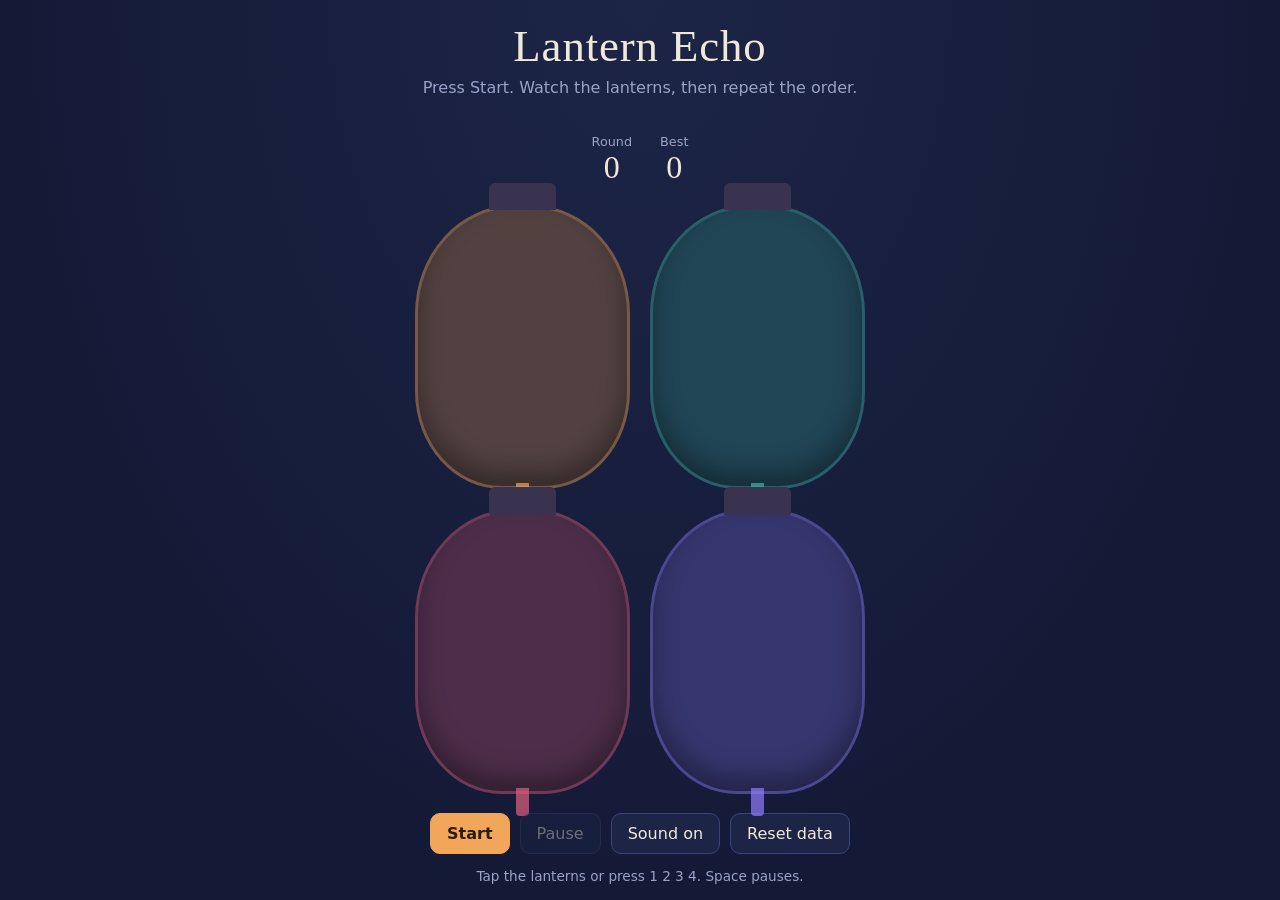
<file: CS_CRP/Homework_6/index.html>
<!DOCTYPE html>
<html lang="en">
<head>
<meta charset="UTF-8">
<meta name="viewport" content="width=device-width, initial-scale=1">
<title>Lantern Echo</title>
<link rel="stylesheet" href="style.css">
</head>
<body>
<main class="stage">
  <header>
    <h1>Lantern Echo</h1>
    <p id="status" role="status" aria-live="polite">Press Start. Watch the lanterns, then repeat the order.</p>
  </header>

  <section class="hud" aria-label="Scores">
    <div class="stat"><span class="label">Round</span><span id="round">0</span></div>
    <div class="stat"><span class="label">Best</span><span id="best">0</span></div>
  </section>

  <section class="board" id="board" aria-label="Lanterns">
    <button class="lantern l0" data-i="0" aria-label="Amber lantern, key 1"><span class="glow"></span></button>
    <button class="lantern l1" data-i="1" aria-label="Teal lantern, key 2"><span class="glow"></span></button>
    <button class="lantern l2" data-i="2" aria-label="Rose lantern, key 3"><span class="glow"></span></button>
    <button class="lantern l3" data-i="3" aria-label="Violet lantern, key 4"><span class="glow"></span></button>
    <div id="sparks" class="sparks" aria-hidden="true"></div>
  </section>

  <section class="controls">
    <button id="startBtn" class="primary">Start</button>
    <button id="pauseBtn" disabled>Pause</button>
    <button id="muteBtn" aria-pressed="false">Sound on</button>
    <button id="resetBtn">Reset data</button>
  </section>
  <p class="hint">Tap the lanterns or press 1 2 3 4. Space pauses.</p>
</main>
<script src="script.js"></script>
</body>
</html>
</file>
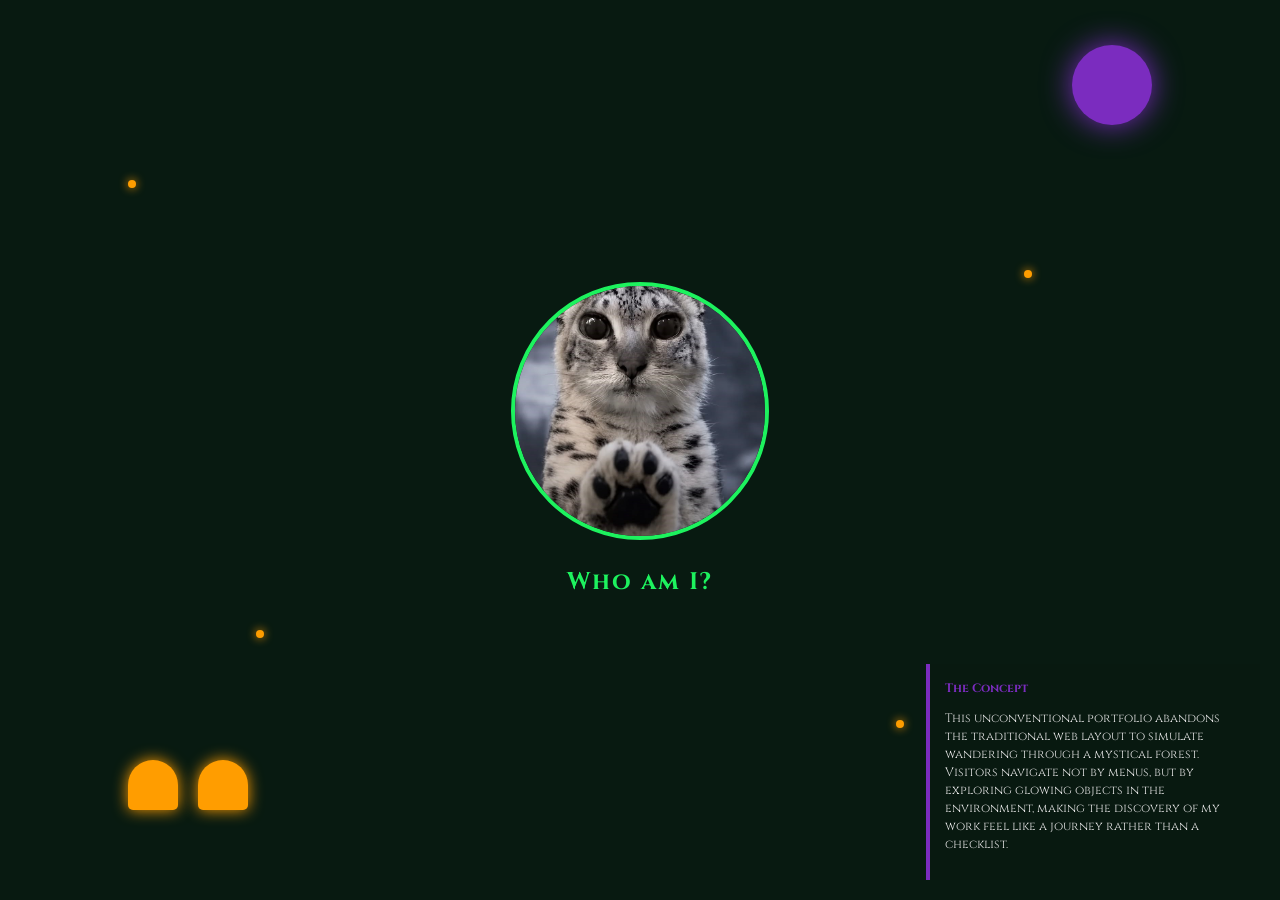
<file: CS_CRP/Homework_8/index.html>
<!DOCTYPE html>
<html lang="en">
<head>
    <meta charset="UTF-8">
    <meta name="viewport" content="width=device-width, initial-scale=1.0">
    <title>The Forest</title>
    <link rel="stylesheet" href="style.css">
    <link href="https://fonts.googleapis.com/css2?family=Cinzel:wght@400;700&display=swap" rel="stylesheet">
</head>
<body>

    <div class="firefly"></div>
    <div class="firefly"></div>
    <div class="firefly"></div>
    <div class="firefly"></div>
    <div class="firefly"></div>

    <a href="https://haleema67.github.io/Heuser/CS_CRP/Homework_6/" class="moon" title="Travel to the Past (HW 6)">
        <div class="moon-text">The Past</div>
    </a>

    <div class="center-portal">
        <img src="your-image.jpg" alt="A wanderer" class="profile-pic">
        <div class="glow"></div>
        <h2 class="portal-text">Who am I?</h2>
    </div>

    <div class="mushroom-group">
        <div class="mushroom" onclick="showText('achievement')">
            <div class="mushroom-text">Achievements</div>
        </div>
        <div class="mushroom" onclick="showText('aspiration')">
            <div class="mushroom-text">Aspirations</div>
        </div>
    </div>

    <div id="popup" class="popup">
        <div class="popup-content">
            <span class="close-btn" onclick="closePopup()">&times;</span>
            <h3 id="popup-title"></h3>
            <p id="popup-text"></p>
        </div>
    </div>

    <div class="explanation">
        <h4>The Concept</h4>
        <p>This unconventional portfolio abandons the traditional web layout to simulate wandering through a mystical forest. Visitors navigate not by menus, but by exploring glowing objects in the environment, making the discovery of my work feel like a journey rather than a checklist.</p>
    </div>

    <script src="script.js"></script>
</body>
</html>
</file>
<file: CS_CRP/Homework_6/style.css>
:root{
  --night:#141a36; --night-2:#1d2547; --ink:#f1e9d8; --muted:#9aa3c7;
  --amber:#f2a65a; --teal:#3fb5a5; --rose:#e0607e; --violet:#8e7dff;
}
*{box-sizing:border-box}
html,body{height:100%;margin:0}
body{
  background:radial-gradient(ellipse at 50% 0%,var(--night-2),var(--night) 70%) fixed;
  color:var(--ink);font-family:system-ui,-apple-system,"Segoe UI",sans-serif;
  display:flex;justify-content:center;
}
.stage{width:min(92vw,460px);padding:20px 0 28px;display:flex;flex-direction:column;align-items:center;gap:14px}
h1{font-family:Georgia,"Times New Roman",serif;font-weight:400;font-size:clamp(2rem,8vw,2.8rem);margin:0;letter-spacing:.02em;text-align:center}
#status{margin:6px 0 0;color:var(--muted);text-align:center;min-height:2.6em;line-height:1.3}
.hud{display:flex;gap:28px}
.stat{display:flex;flex-direction:column;align-items:center}
.label{font-size:.8rem;color:var(--muted)}
.stat span:last-child{font-family:Georgia,serif;font-size:2rem}

.board{position:relative;display:grid;grid-template-columns:1fr 1fr;gap:clamp(14px,5vw,26px);width:100%;padding:8px}
.lantern{
  --c:var(--amber);position:relative;aspect-ratio:3/4;border:0;cursor:pointer;
  background:color-mix(in srgb,var(--c) 28%,var(--night));
  border-radius:46% 46% 40% 40%/38% 38% 34% 34%;
  box-shadow:inset 0 -14px 24px rgba(0,0,0,.35),0 0 0 3px color-mix(in srgb,var(--c) 45%,var(--night));
  transition:transform .12s,filter .12s;
}
.lantern::before{content:"";position:absolute;top:-9%;left:34%;width:32%;height:10%;border-radius:6px 6px 0 0;background:#3a3350}
.lantern::after{content:"";position:absolute;bottom:-9%;left:47%;width:6%;height:10%;background:var(--c);opacity:.7;border-radius:0 0 4px 4px}
.l0{--c:var(--amber)}.l1{--c:var(--teal)}.l2{--c:var(--rose)}.l3{--c:var(--violet)}
.glow{position:absolute;inset:0;border-radius:inherit;background:radial-gradient(circle at 50% 55%,#fff8,var(--c) 60%);opacity:0;transition:opacity .08s}
.lantern.lit{transform:scale(1.07)}
.lantern.lit .glow{opacity:1}
.lantern.lit{box-shadow:0 0 38px 10px color-mix(in srgb,var(--c) 70%,transparent),inset 0 -14px 24px rgba(0,0,0,.2)}
.lantern:hover:not(:disabled){filter:brightness(1.25)}
.lantern:active{transform:scale(.96)}
.lantern:focus-visible,button:focus-visible{outline:3px solid var(--ink);outline-offset:3px}
.board.locked .lantern{cursor:default}
.board.shake{animation:shake .4s}
@keyframes shake{20%{transform:translateX(-8px)}40%{transform:translateX(8px)}60%{transform:translateX(-5px)}80%{transform:translateX(5px)}}
.board.paused{opacity:.45}

.sparks{position:absolute;inset:0;pointer-events:none;overflow:visible}
.spark{position:absolute;width:8px;height:8px;border-radius:50%;background:var(--c);animation:fly .7s ease-out forwards}
@keyframes fly{to{transform:translate(var(--dx),var(--dy)) scale(.2);opacity:0}}

.controls{display:flex;flex-wrap:wrap;gap:10px;justify-content:center}
button{font:inherit}
.controls button{background:var(--night-2);color:var(--ink);border:1px solid #3a4478;border-radius:10px;padding:10px 16px;cursor:pointer;transition:background .15s,transform .1s}
.controls button:hover:not(:disabled){background:#2a3566}
.controls button:active:not(:disabled){transform:scale(.95)}
.controls button:disabled{opacity:.4;cursor:not-allowed}
.controls .primary{background:var(--amber);color:#2b1a05;border-color:var(--amber);font-weight:600}
.controls .primary:hover:not(:disabled){background:#f6b97a}
.controls .confirm{background:var(--rose);border-color:var(--rose);color:#2b0714}
.hint{color:var(--muted);font-size:.85rem;margin:0;text-align:center}
@media (prefers-reduced-motion:reduce){.board.shake{animation:none}.spark{animation-duration:.01s}.lantern{transition:none}}
</file>
<file: CS_CRP/Homework_8/style.css>
body { margin: 0; padding: 0; background-color: #081a11; color: #e0e0e0; font-family: 'Cinzel', serif; overflow-x: hidden; height: 100vh; position: relative; }
@keyframes float { 0% { transform: translateY(0px) translateX(0px); opacity: 0.5; } 50% { transform: translateY(-20px) translateX(10px); opacity: 1; } 100% { transform: translateY(0px) translateX(0px); opacity: 0.5; } }
@keyframes pulse { 0% { box-shadow: 0 0 10px #1df25e, 0 0 20px #1df25e; } 50% { box-shadow: 0 0 20px #1df25e, 0 0 40px #1df25e; } 100% { box-shadow: 0 0 10px #1df25e, 0 0 20px #1df25e; } }
.firefly { position: absolute; width: 8px; height: 8px; background: #ff9d00; border-radius: 50%; box-shadow: 0 0 10px #ff9d00; animation: float 4s infinite ease-in-out; }
.firefly:nth-child(1) { top: 20%; left: 10%; animation-duration: 5s; }
.firefly:nth-child(2) { top: 70%; left: 20%; animation-duration: 7s; }
.firefly:nth-child(3) { top: 30%; left: 80%; animation-duration: 6s; }
.firefly:nth-child(4) { top: 80%; left: 70%; animation-duration: 8s; }
.firefly:nth-child(5) { top: 50%; left: 50%; animation-duration: 4s; }
.moon { position: absolute; top: 5%; right: 10%; width: 80px; height: 80px; background: #7b2cbf; border-radius: 50%; box-shadow: 0 0 30px #7b2cbf; display: flex; align-items: center; justify-content: center; text-decoration: none; color: white; transition: 0.3s; }
.moon:hover { transform: scale(1.1); box-shadow: 0 0 50px #7b2cbf; }
.moon-text { opacity: 0; transition: 0.3s; font-size: 14px; text-align: center; }
.moon:hover .moon-text { opacity: 1; }
.center-portal { position: absolute; top: 50%; left: 50%; transform: translate(-50%, -50%); text-align: center; cursor: crosshair; }
.profile-pic { width: 250px; height: 250px; border-radius: 50%; object-fit: cover; border: 4px solid #1df25e; animation: pulse 3s infinite; transition: 0.5s; }
.center-portal:hover .profile-pic { transform: scale(1.05); filter: brightness(1.2); }
.portal-text { margin-top: 20px; color: #1df25e; letter-spacing: 2px; }
.mushroom-group { position: absolute; bottom: 10%; left: 10%; display: flex; gap: 20px; }
.mushroom { width: 50px; height: 50px; background: #ff9d00; border-radius: 50% 50% 10% 10%; cursor: pointer; display: flex; align-items: center; justify-content: center; transition: 0.3s; box-shadow: 0 0 15px #ff9d00; }
.mushroom:hover { transform: translateY(-10px) scale(1.1); }
.mushroom-text { opacity: 0; transition: 0.3s; font-size: 12px; color: black; font-weight: bold; position: absolute; top: -30px; white-space: nowrap; }
.mushroom:hover .mushroom-text { opacity: 1; }
.popup { display: none; position: fixed; top: 0; left: 0; width: 100%; height: 100%; background: rgba(0,0,0,0.8); justify-content: center; align-items: center; z-index: 100; }
.popup-content { background: #112c1f; padding: 30px; border: 2px solid #1df25e; border-radius: 10px; max-width: 400px; text-align: center; position: relative; }
.close-btn { position: absolute; top: 10px; right: 15px; font-size: 24px; cursor: pointer; color: #1df25e; }
.explanation { position: absolute; bottom: 20px; right: 20px; max-width: 300px; background: rgba(8, 26, 17, 0.8); padding: 15px; border-left: 4px solid #7b2cbf; font-size: 12px; line-height: 1.5; }
.explanation h4 { margin: 0 0 5px 0; color: #7b2cbf; }
</file>
